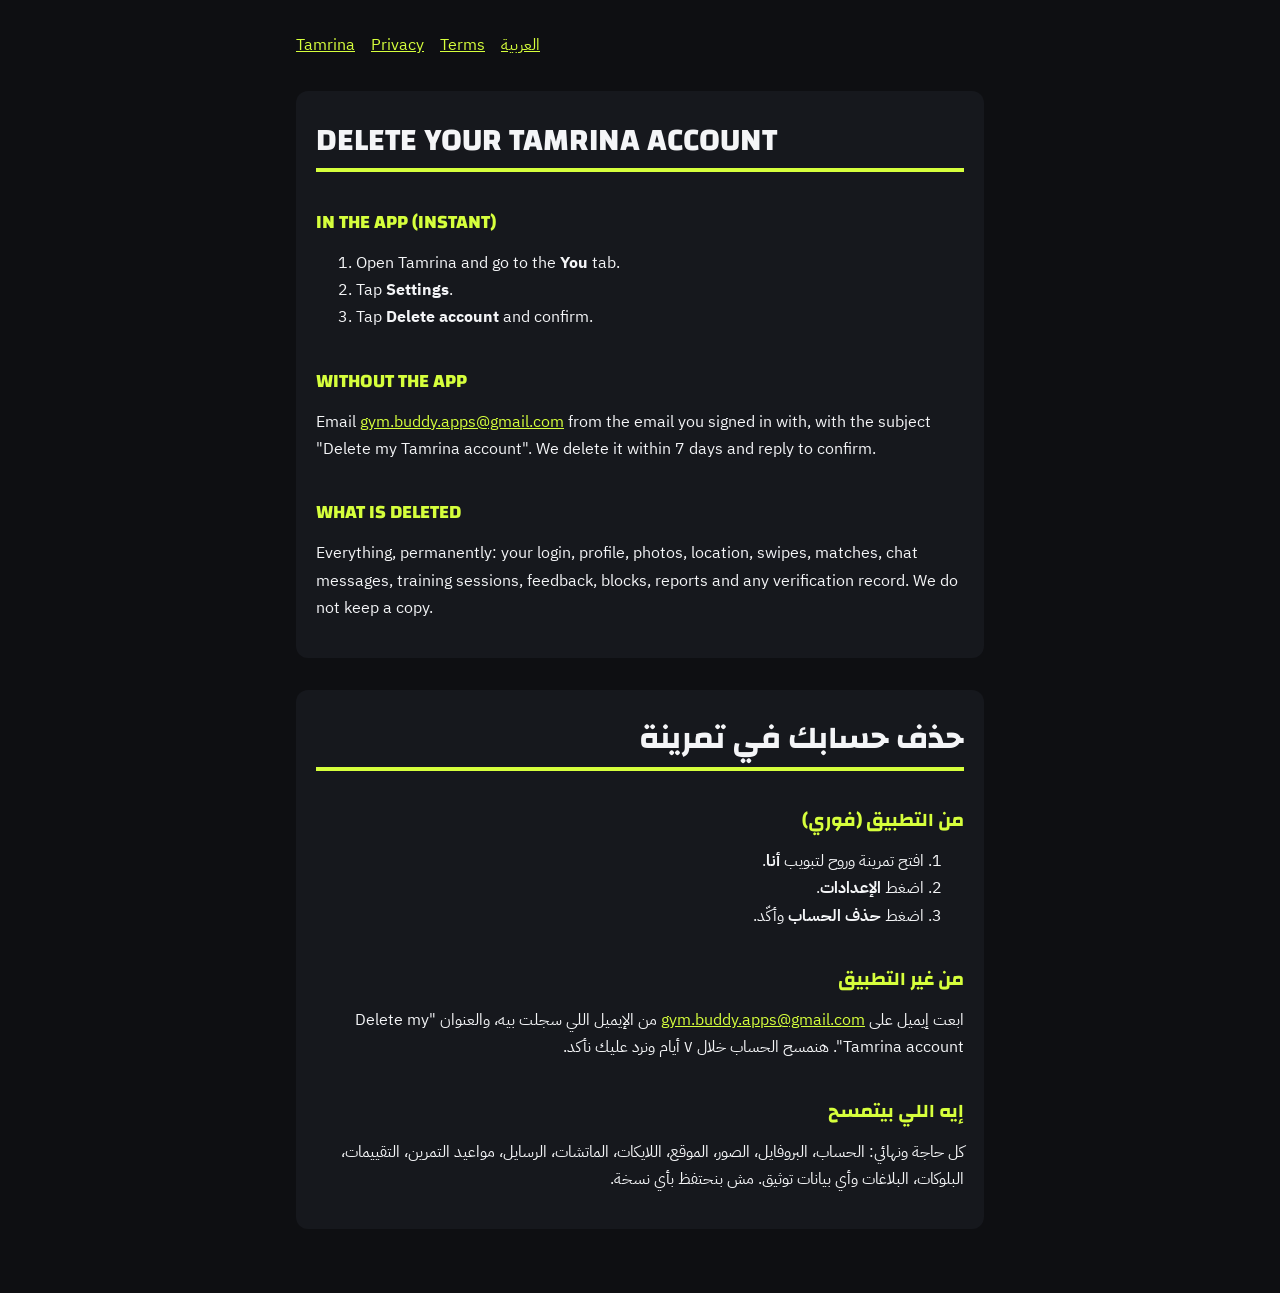
<file: delete-account.html>
<!doctype html>
<html lang="en">
<head>
<meta charset="utf-8">
<meta name="viewport" content="width=device-width, initial-scale=1">
<title>Delete Tamrina Account</title>
<link rel="stylesheet" href="https://fonts.googleapis.com/css2?family=Changa:wght@800&family=IBM+Plex+Sans+Arabic:wght@400;600&display=swap">
<link rel="stylesheet" href="style.css">
</head>
<body>
<main>
<nav><a href="./">Tamrina</a><a href="privacy.html">Privacy</a><a href="terms.html">Terms</a><a href="#ar">العربية</a></nav>

<section class="lang" lang="en">
<h1>Delete your Tamrina account</h1>

<h2>In the app (instant)</h2>
<ol>
<li>Open Tamrina and go to the <b>You</b> tab.</li>
<li>Tap <b>Settings</b>.</li>
<li>Tap <b>Delete account</b> and confirm.</li>
</ol>

<h2>Without the app</h2>
<p>Email <a href="mailto:gym.buddy.apps@gmail.com?subject=Delete%20my%20Tamrina%20account">gym.buddy.apps@gmail.com</a> from the email you signed in with, with the subject "Delete my Tamrina account". We delete it within 7 days and reply to confirm.</p>

<h2>What is deleted</h2>
<p>Everything, permanently: your login, profile, photos, location, swipes, matches, chat messages, training sessions, feedback, blocks, reports and any verification record. We do not keep a copy.</p>
</section>

<section class="lang" lang="ar" dir="rtl" id="ar">
<h1>حذف حسابك في تمرينة</h1>

<h2>من التطبيق (فوري)</h2>
<ol>
<li>افتح تمرينة وروح لتبويب <b>أنا</b>.</li>
<li>اضغط <b>الإعدادات</b>.</li>
<li>اضغط <b>حذف الحساب</b> وأكّد.</li>
</ol>

<h2>من غير التطبيق</h2>
<p>ابعت إيميل على <a href="mailto:gym.buddy.apps@gmail.com?subject=Delete%20my%20Tamrina%20account">gym.buddy.apps@gmail.com</a> من الإيميل اللي سجلت بيه، والعنوان "Delete my Tamrina account". هنمسح الحساب خلال ٧ أيام ونرد عليك نأكد.</p>

<h2>إيه اللي بيتمسح</h2>
<p>كل حاجة ونهائي: الحساب، البروفايل، الصور، الموقع، اللايكات، الماتشات، الرسايل، مواعيد التمرين، التقييمات، البلوكات، البلاغات وأي بيانات توثيق. مش بنحتفظ بأي نسخة.</p>
</section>
</main>
</body>
</html>
</file>
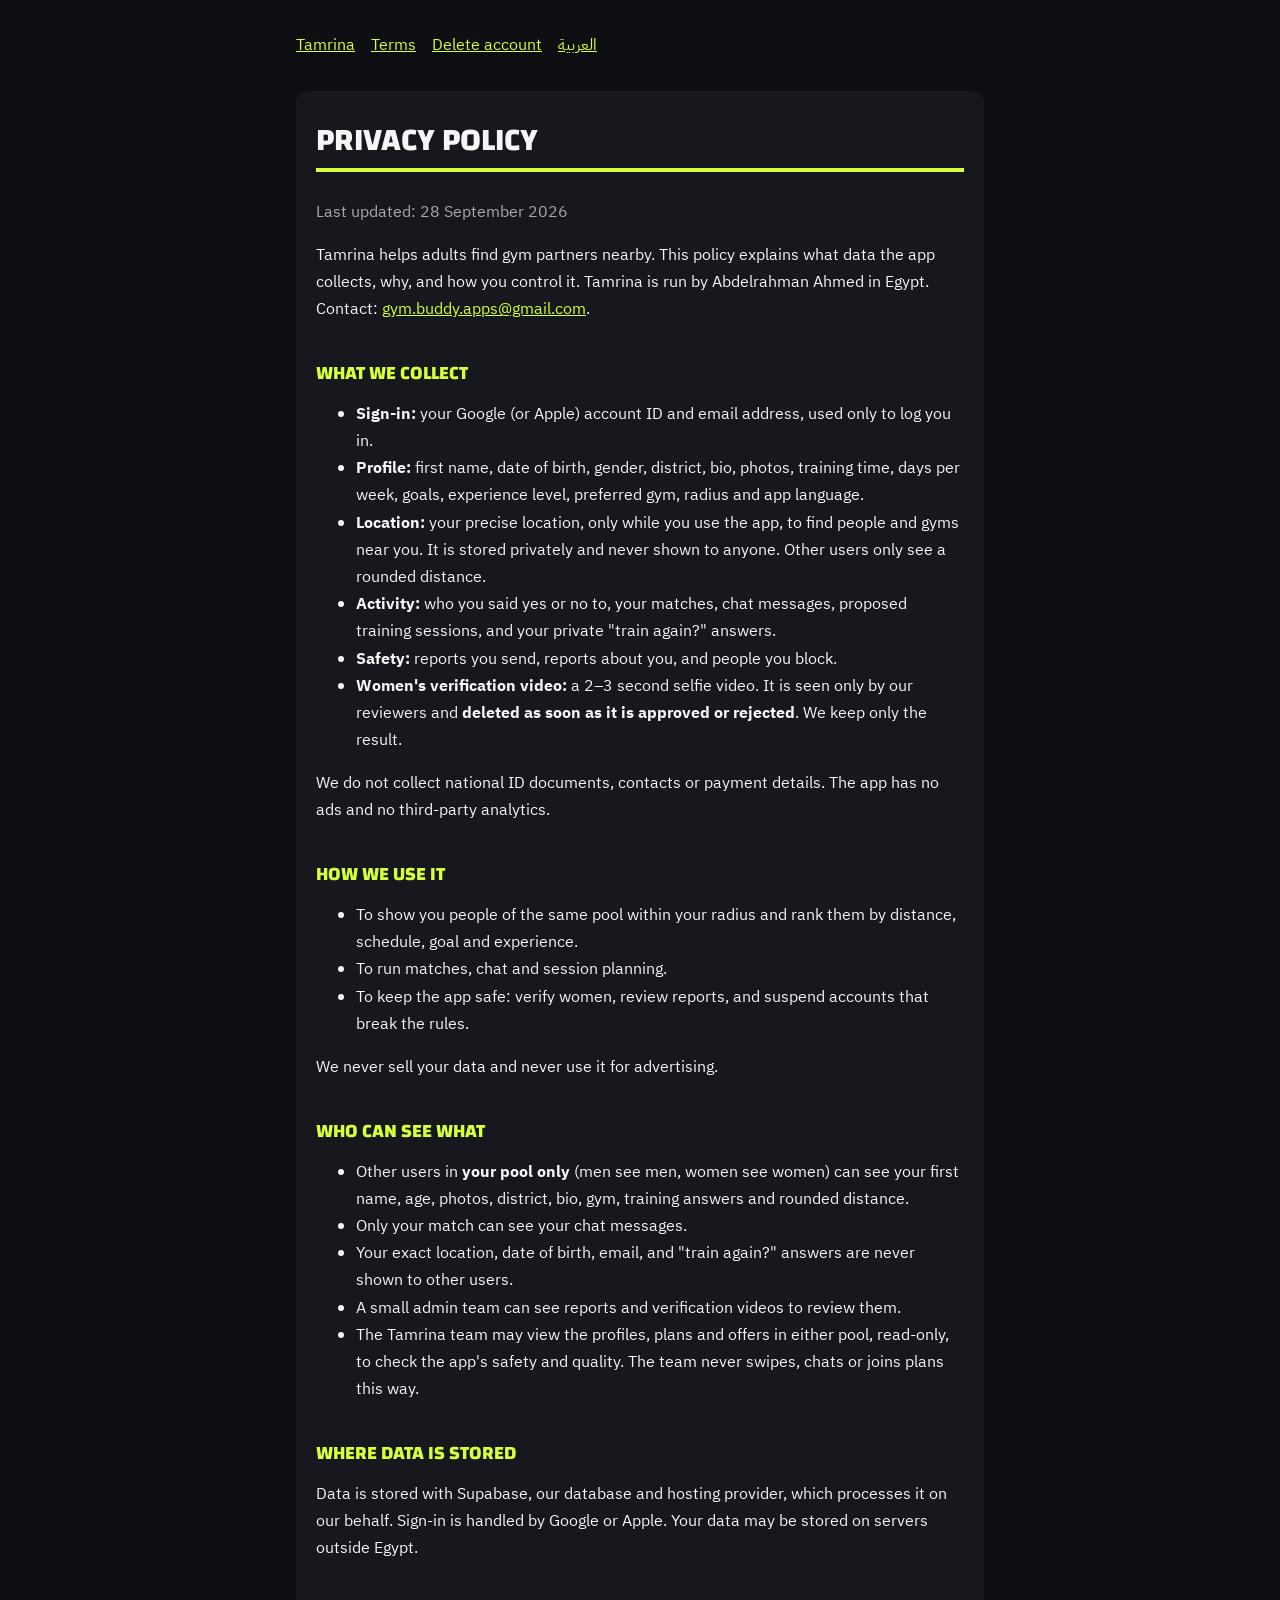
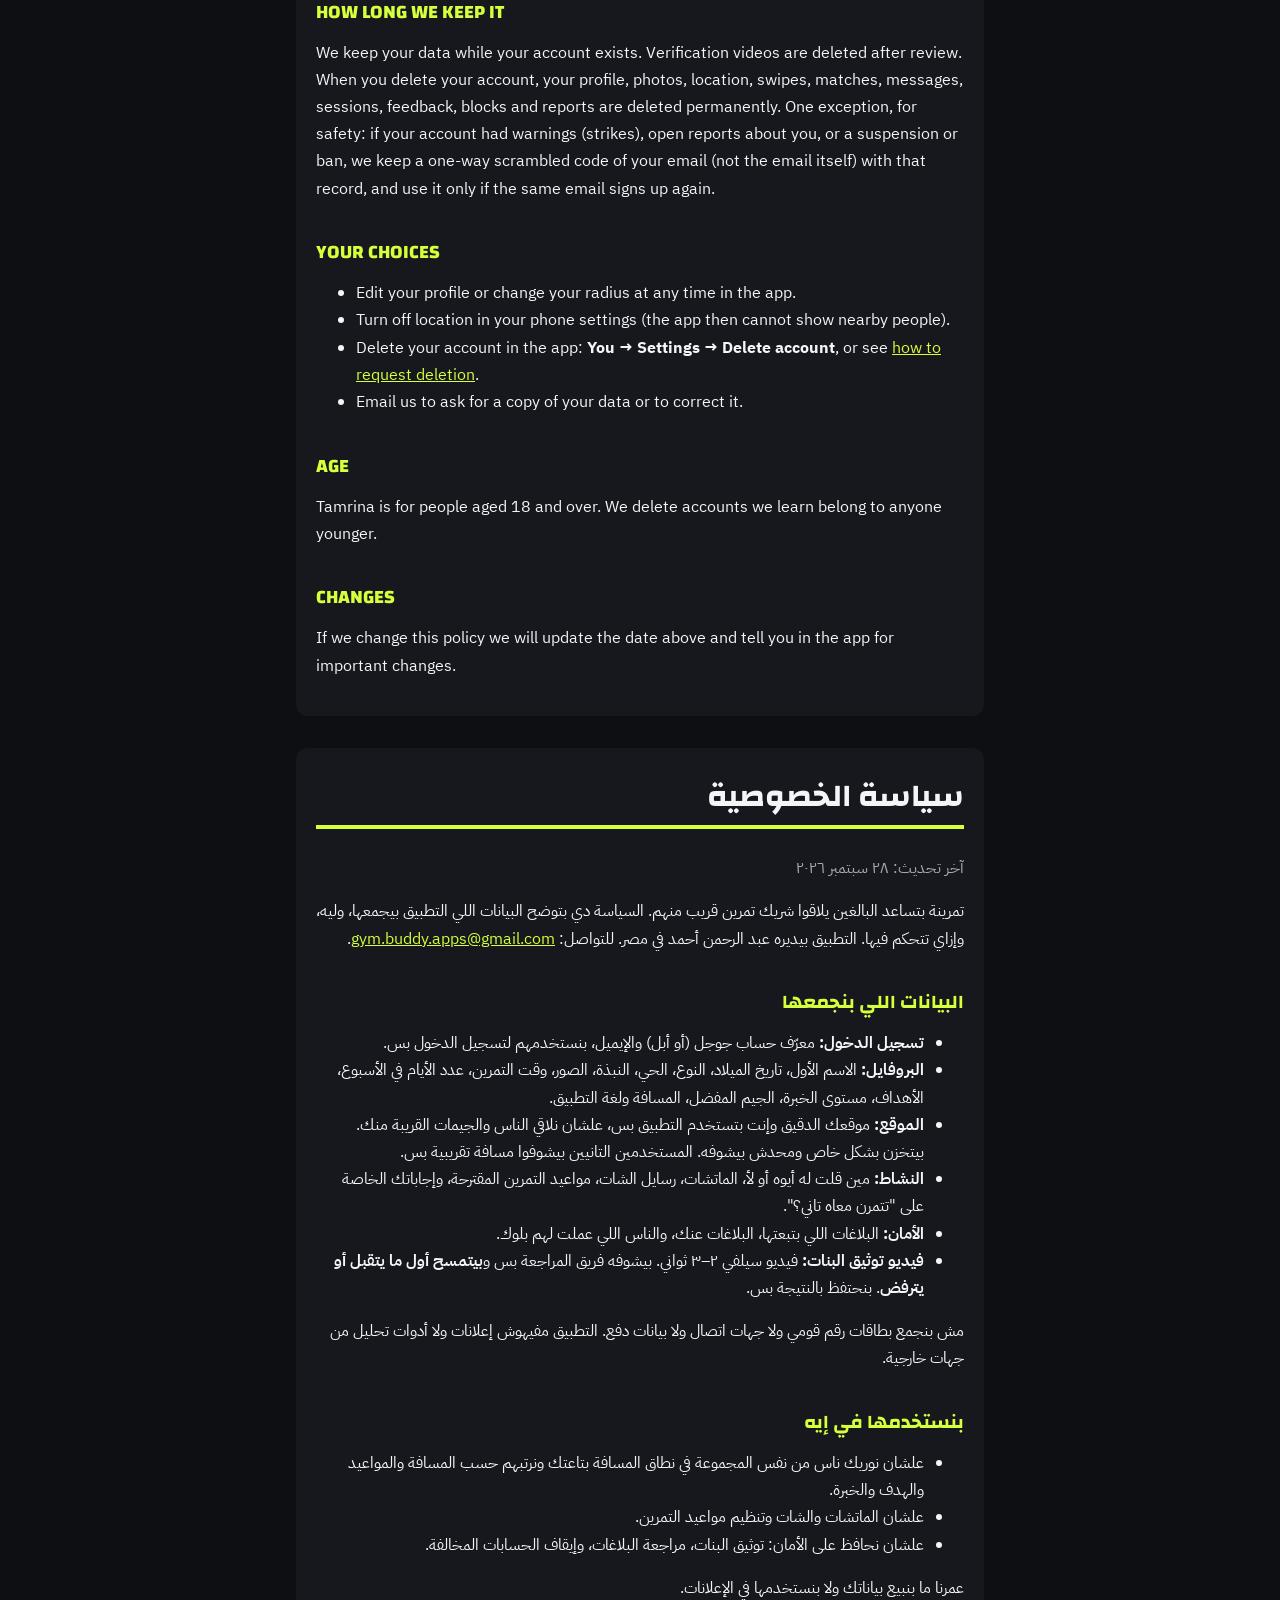
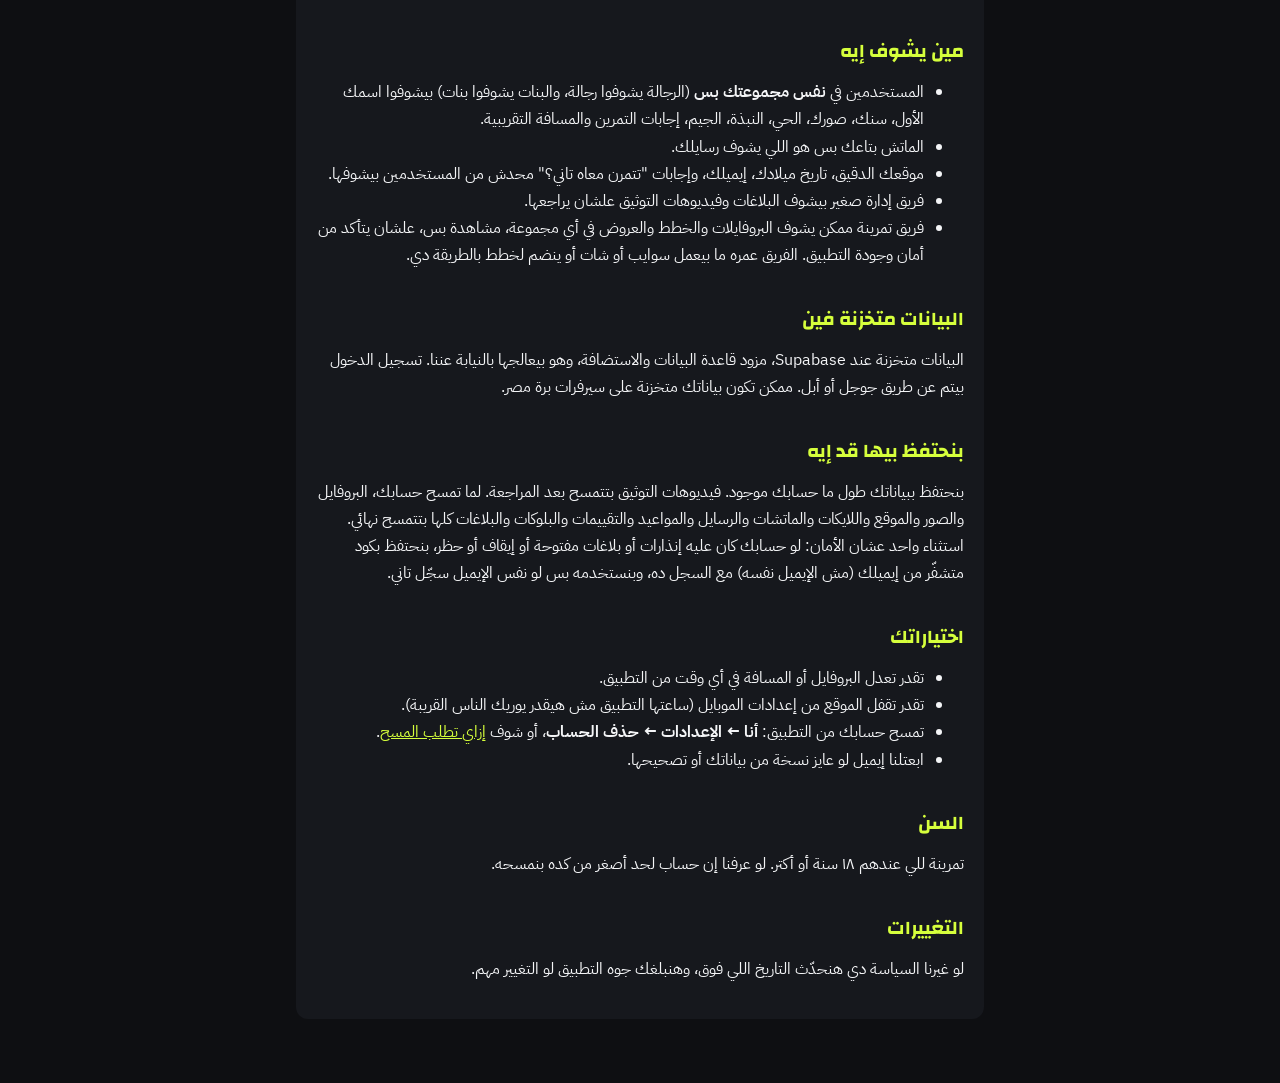
<file: privacy.html>
<!doctype html>
<html lang="en">
<head>
<meta charset="utf-8">
<meta name="viewport" content="width=device-width, initial-scale=1">
<title>Tamrina Privacy Policy</title>
<link rel="stylesheet" href="https://fonts.googleapis.com/css2?family=Changa:wght@800&family=IBM+Plex+Sans+Arabic:wght@400;600&display=swap">
<link rel="stylesheet" href="style.css">
</head>
<body>
<main>
<nav><a href="./">Tamrina</a><a href="terms.html">Terms</a><a href="delete-account.html">Delete account</a><a href="#ar">العربية</a></nav>

<section class="lang" lang="en">
<h1>Privacy Policy</h1>
<p class="muted">Last updated: 28 September 2026</p>

<p>Tamrina helps adults find gym partners nearby. This policy explains what data the app collects, why, and how you control it. Tamrina is run by Abdelrahman Ahmed in Egypt. Contact: <a href="mailto:gym.buddy.apps@gmail.com">gym.buddy.apps@gmail.com</a>.</p>

<h2>What we collect</h2>
<ul>
<li><b>Sign-in:</b> your Google (or Apple) account ID and email address, used only to log you in.</li>
<li><b>Profile:</b> first name, date of birth, gender, district, bio, photos, training time, days per week, goals, experience level, preferred gym, radius and app language.</li>
<li><b>Location:</b> your precise location, only while you use the app, to find people and gyms near you. It is stored privately and never shown to anyone. Other users only see a rounded distance.</li>
<li><b>Activity:</b> who you said yes or no to, your matches, chat messages, proposed training sessions, and your private "train again?" answers.</li>
<li><b>Safety:</b> reports you send, reports about you, and people you block.</li>
<li><b>Women's verification video:</b> a 2–3 second selfie video. It is seen only by our reviewers and <b>deleted as soon as it is approved or rejected</b>. We keep only the result.</li>
</ul>
<p>We do not collect national ID documents, contacts or payment details. The app has no ads and no third-party analytics.</p>

<h2>How we use it</h2>
<ul>
<li>To show you people of the same pool within your radius and rank them by distance, schedule, goal and experience.</li>
<li>To run matches, chat and session planning.</li>
<li>To keep the app safe: verify women, review reports, and suspend accounts that break the rules.</li>
</ul>
<p>We never sell your data and never use it for advertising.</p>

<h2>Who can see what</h2>
<ul>
<li>Other users in <b>your pool only</b> (men see men, women see women) can see your first name, age, photos, district, bio, gym, training answers and rounded distance.</li>
<li>Only your match can see your chat messages.</li>
<li>Your exact location, date of birth, email, and "train again?" answers are never shown to other users.</li>
<li>A small admin team can see reports and verification videos to review them.</li>
<li>The Tamrina team may view the profiles, plans and offers in either pool, read-only, to check the app's safety and quality. The team never swipes, chats or joins plans this way.</li>
</ul>

<h2>Where data is stored</h2>
<p>Data is stored with Supabase, our database and hosting provider, which processes it on our behalf. Sign-in is handled by Google or Apple. Your data may be stored on servers outside Egypt.</p>

<h2>How long we keep it</h2>
<p>We keep your data while your account exists. Verification videos are deleted after review. When you delete your account, your profile, photos, location, swipes, matches, messages, sessions, feedback, blocks and reports are deleted permanently. One exception, for safety: if your account had warnings (strikes), open reports about you, or a suspension or ban, we keep a one-way scrambled code of your email (not the email itself) with that record, and use it only if the same email signs up again.</p>

<h2>Your choices</h2>
<ul>
<li>Edit your profile or change your radius at any time in the app.</li>
<li>Turn off location in your phone settings (the app then cannot show nearby people).</li>
<li>Delete your account in the app: <b>You → Settings → Delete account</b>, or see <a href="delete-account.html">how to request deletion</a>.</li>
<li>Email us to ask for a copy of your data or to correct it.</li>
</ul>

<h2>Age</h2>
<p>Tamrina is for people aged 18 and over. We delete accounts we learn belong to anyone younger.</p>

<h2>Changes</h2>
<p>If we change this policy we will update the date above and tell you in the app for important changes.</p>
</section>

<section class="lang" lang="ar" dir="rtl" id="ar">
<h1>سياسة الخصوصية</h1>
<p class="muted">آخر تحديث: ٢٨ سبتمبر ٢٠٢٦</p>

<p>تمرينة بتساعد البالغين يلاقوا شريك تمرين قريب منهم. السياسة دي بتوضح البيانات اللي التطبيق بيجمعها، وليه، وإزاي تتحكم فيها. التطبيق بيديره عبد الرحمن أحمد في مصر. للتواصل: <a href="mailto:gym.buddy.apps@gmail.com">gym.buddy.apps@gmail.com</a>.</p>

<h2>البيانات اللي بنجمعها</h2>
<ul>
<li><b>تسجيل الدخول:</b> معرّف حساب جوجل (أو أبل) والإيميل، بنستخدمهم لتسجيل الدخول بس.</li>
<li><b>البروفايل:</b> الاسم الأول، تاريخ الميلاد، النوع، الحي، النبذة، الصور، وقت التمرين، عدد الأيام في الأسبوع، الأهداف، مستوى الخبرة، الجيم المفضل، المسافة ولغة التطبيق.</li>
<li><b>الموقع:</b> موقعك الدقيق وإنت بتستخدم التطبيق بس، علشان نلاقي الناس والجيمات القريبة منك. بيتخزن بشكل خاص ومحدش بيشوفه. المستخدمين التانيين بيشوفوا مسافة تقريبية بس.</li>
<li><b>النشاط:</b> مين قلت له أيوه أو لأ، الماتشات، رسايل الشات، مواعيد التمرين المقترحة، وإجاباتك الخاصة على "تتمرن معاه تاني؟".</li>
<li><b>الأمان:</b> البلاغات اللي بتبعتها، البلاغات عنك، والناس اللي عملت لهم بلوك.</li>
<li><b>فيديو توثيق البنات:</b> فيديو سيلفي ٢–٣ ثواني. بيشوفه فريق المراجعة بس و<b>بيتمسح أول ما يتقبل أو يترفض</b>. بنحتفظ بالنتيجة بس.</li>
</ul>
<p>مش بنجمع بطاقات رقم قومي ولا جهات اتصال ولا بيانات دفع. التطبيق مفيهوش إعلانات ولا أدوات تحليل من جهات خارجية.</p>

<h2>بنستخدمها في إيه</h2>
<ul>
<li>علشان نوريك ناس من نفس المجموعة في نطاق المسافة بتاعتك ونرتبهم حسب المسافة والمواعيد والهدف والخبرة.</li>
<li>علشان الماتشات والشات وتنظيم مواعيد التمرين.</li>
<li>علشان نحافظ على الأمان: توثيق البنات، مراجعة البلاغات، وإيقاف الحسابات المخالفة.</li>
</ul>
<p>عمرنا ما بنبيع بياناتك ولا بنستخدمها في الإعلانات.</p>

<h2>مين يشوف إيه</h2>
<ul>
<li>المستخدمين في <b>نفس مجموعتك بس</b> (الرجالة يشوفوا رجالة، والبنات يشوفوا بنات) بيشوفوا اسمك الأول، سنك، صورك، الحي، النبذة، الجيم، إجابات التمرين والمسافة التقريبية.</li>
<li>الماتش بتاعك بس هو اللي يشوف رسايلك.</li>
<li>موقعك الدقيق، تاريخ ميلادك، إيميلك، وإجابات "تتمرن معاه تاني؟" محدش من المستخدمين بيشوفها.</li>
<li>فريق إدارة صغير بيشوف البلاغات وفيديوهات التوثيق علشان يراجعها.</li>
<li>فريق تمرينة ممكن يشوف البروفايلات والخطط والعروض في أي مجموعة، مشاهدة بس، علشان يتأكد من أمان وجودة التطبيق. الفريق عمره ما بيعمل سوايب أو شات أو ينضم لخطط بالطريقة دي.</li>
</ul>

<h2>البيانات متخزنة فين</h2>
<p>البيانات متخزنة عند Supabase، مزود قاعدة البيانات والاستضافة، وهو بيعالجها بالنيابة عننا. تسجيل الدخول بيتم عن طريق جوجل أو أبل. ممكن تكون بياناتك متخزنة على سيرفرات برة مصر.</p>

<h2>بنحتفظ بيها قد إيه</h2>
<p>بنحتفظ ببياناتك طول ما حسابك موجود. فيديوهات التوثيق بتتمسح بعد المراجعة. لما تمسح حسابك، البروفايل والصور والموقع واللايكات والماتشات والرسايل والمواعيد والتقييمات والبلوكات والبلاغات كلها بتتمسح نهائي. استثناء واحد عشان الأمان: لو حسابك كان عليه إنذارات أو بلاغات مفتوحة أو إيقاف أو حظر، بنحتفظ بكود متشفّر من إيميلك (مش الإيميل نفسه) مع السجل ده، وبنستخدمه بس لو نفس الإيميل سجّل تاني.</p>

<h2>اختياراتك</h2>
<ul>
<li>تقدر تعدل البروفايل أو المسافة في أي وقت من التطبيق.</li>
<li>تقدر تقفل الموقع من إعدادات الموبايل (ساعتها التطبيق مش هيقدر يوريك الناس القريبة).</li>
<li>تمسح حسابك من التطبيق: <b>أنا ← الإعدادات ← حذف الحساب</b>، أو شوف <a href="delete-account.html">إزاي تطلب المسح</a>.</li>
<li>ابعتلنا إيميل لو عايز نسخة من بياناتك أو تصحيحها.</li>
</ul>

<h2>السن</h2>
<p>تمرينة للي عندهم ١٨ سنة أو أكتر. لو عرفنا إن حساب لحد أصغر من كده بنمسحه.</p>

<h2>التغييرات</h2>
<p>لو غيرنا السياسة دي هنحدّث التاريخ اللي فوق، وهنبلغك جوه التطبيق لو التغيير مهم.</p>
</section>
</main>
</body>
</html>
</file>
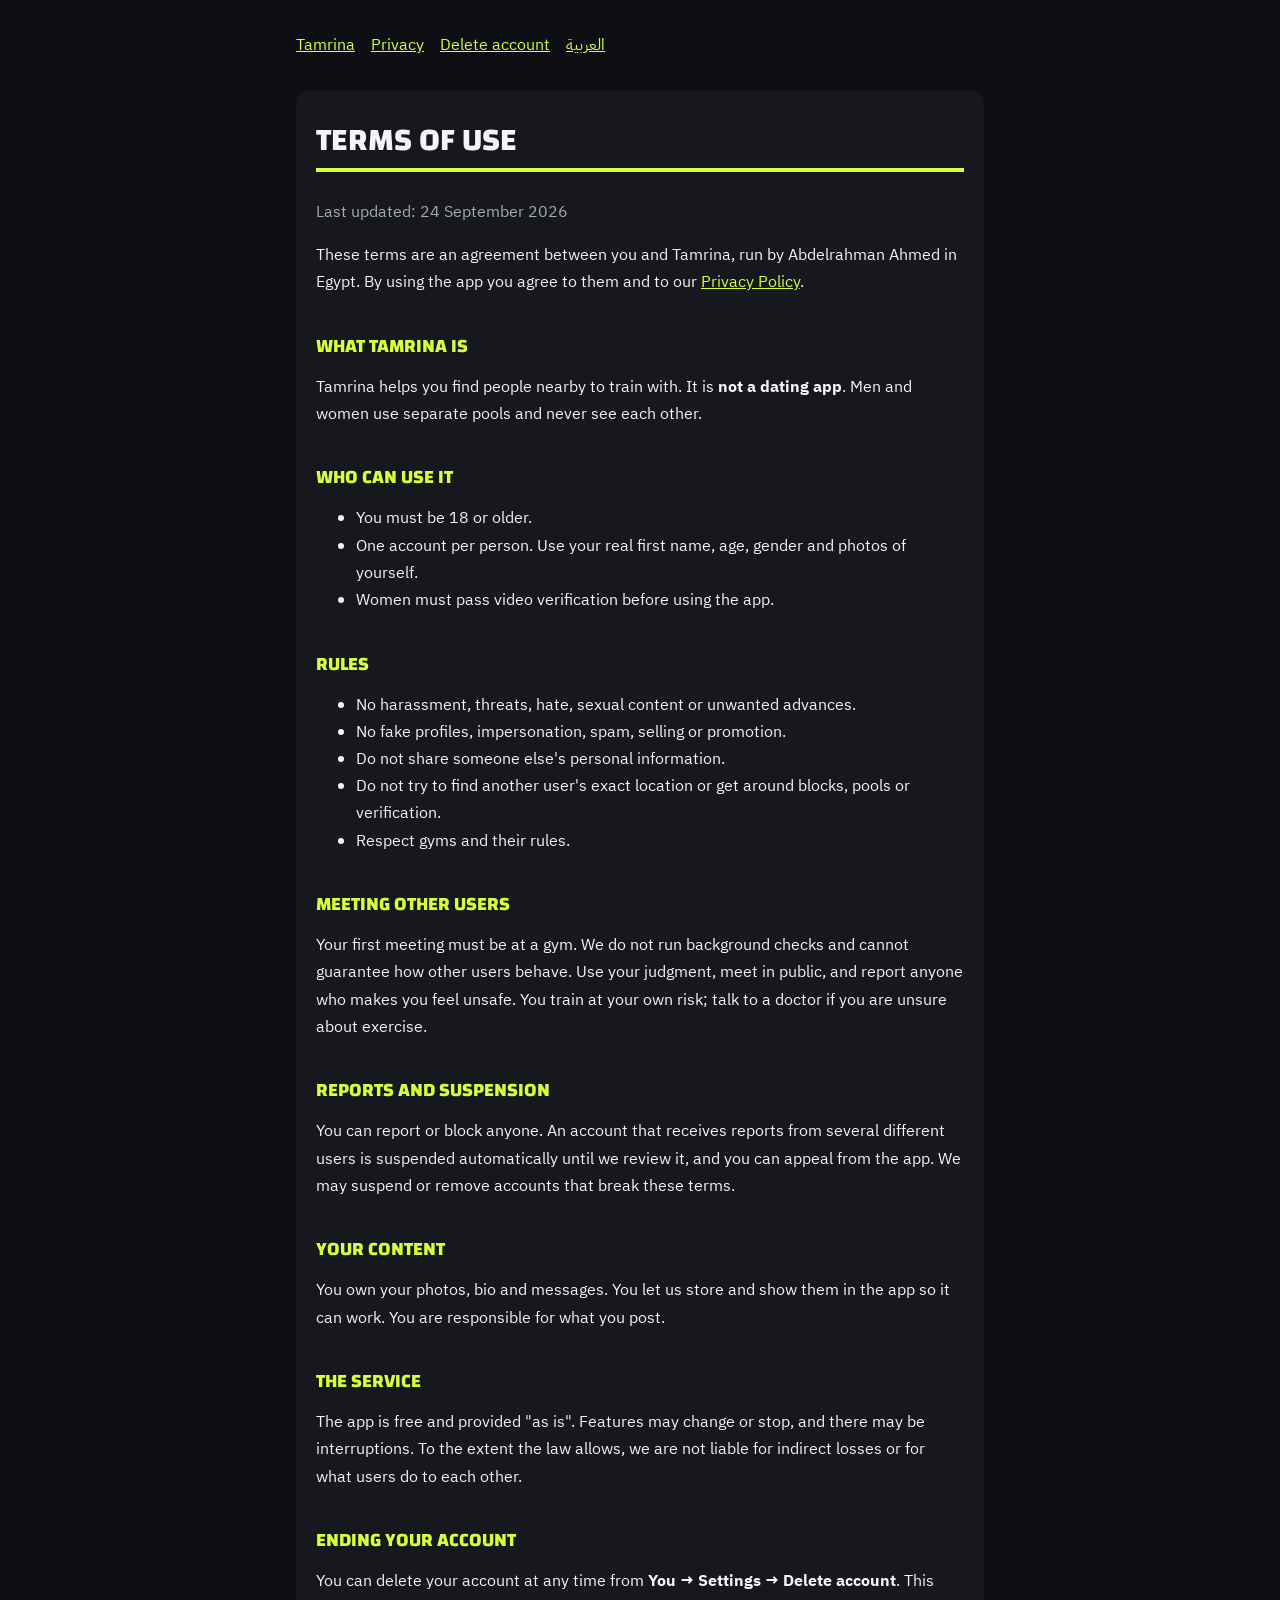
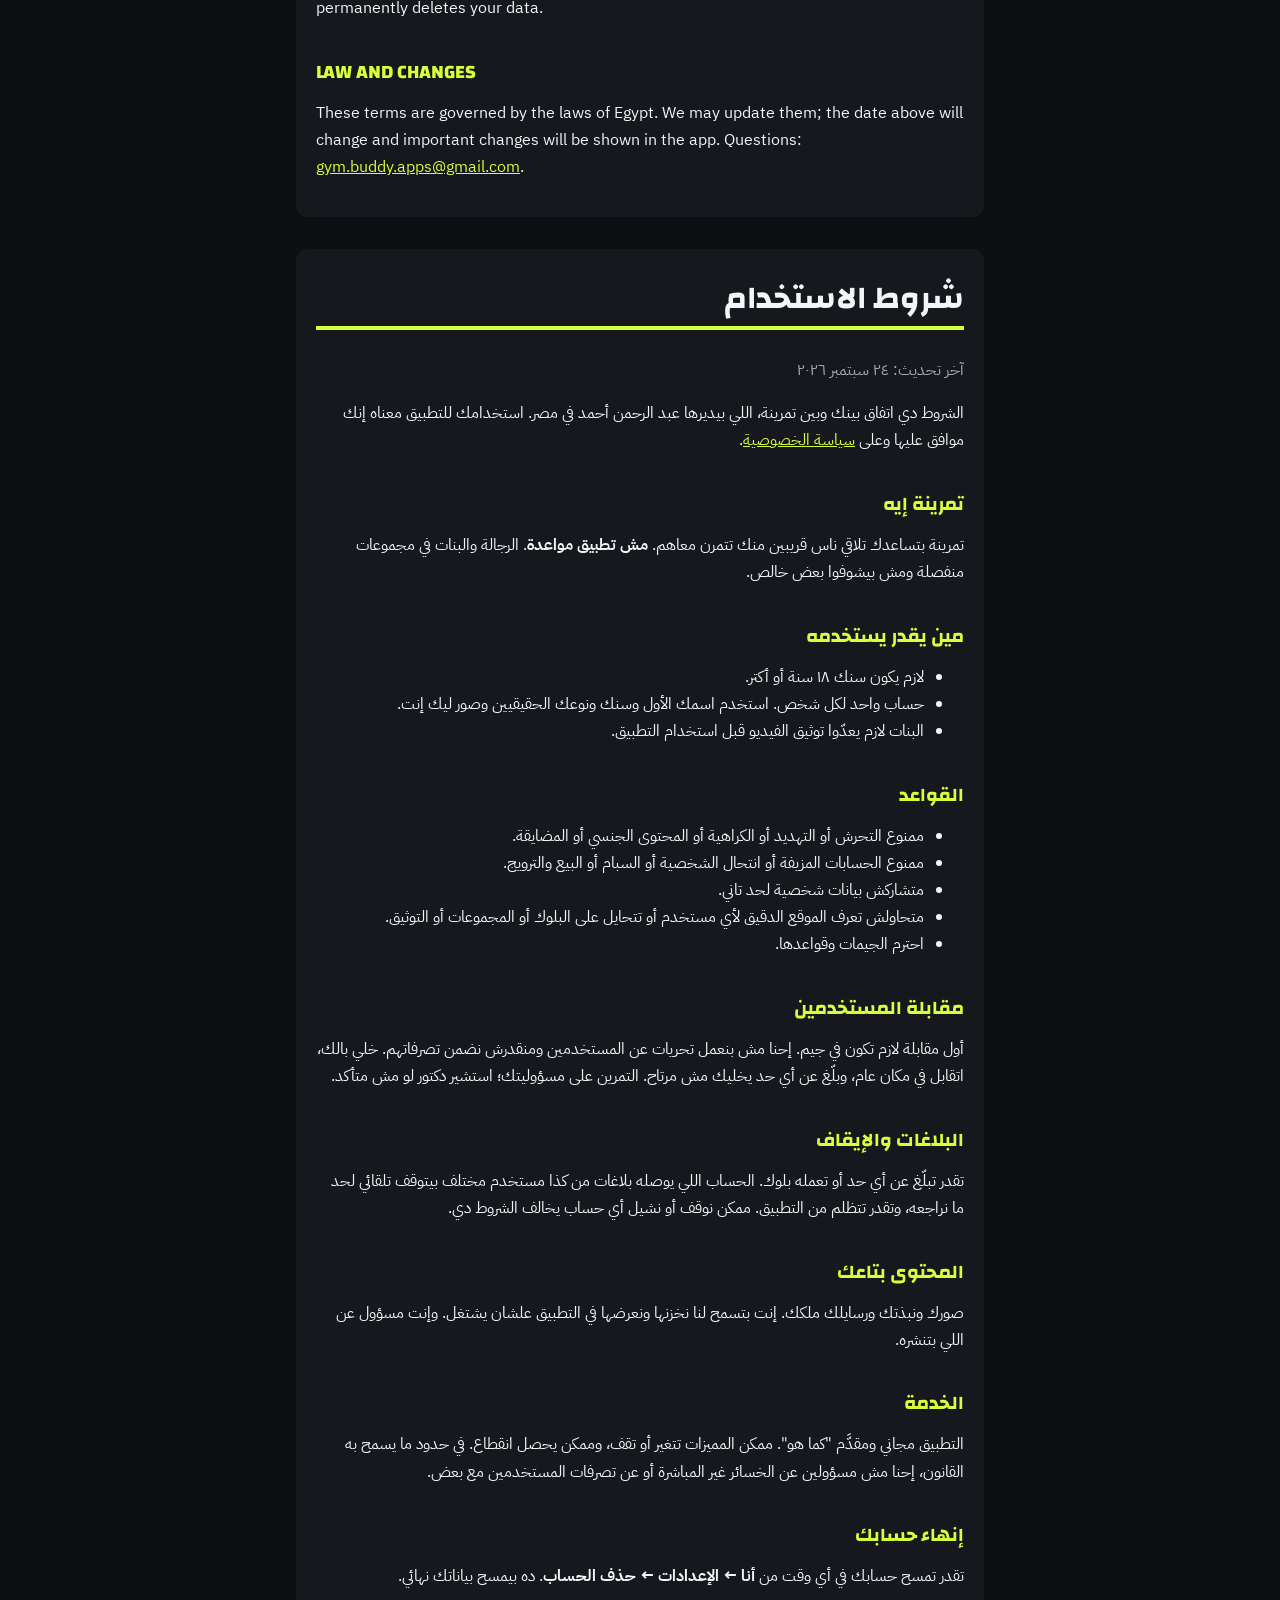
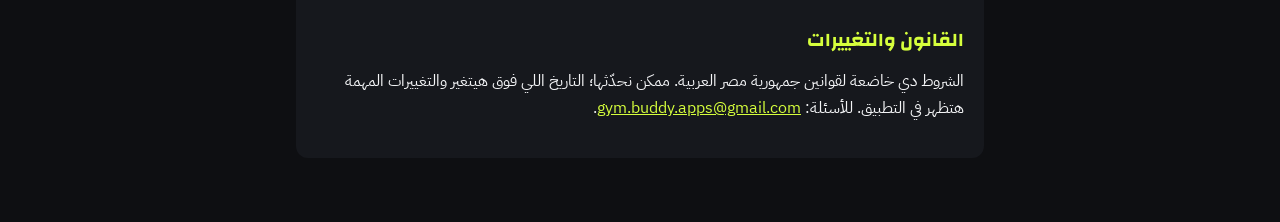
<file: terms.html>
<!doctype html>
<html lang="en">
<head>
<meta charset="utf-8">
<meta name="viewport" content="width=device-width, initial-scale=1">
<title>Tamrina Terms of Use</title>
<link rel="stylesheet" href="https://fonts.googleapis.com/css2?family=Changa:wght@800&family=IBM+Plex+Sans+Arabic:wght@400;600&display=swap">
<link rel="stylesheet" href="style.css">
</head>
<body>
<main>
<nav><a href="./">Tamrina</a><a href="privacy.html">Privacy</a><a href="delete-account.html">Delete account</a><a href="#ar">العربية</a></nav>

<section class="lang" lang="en">
<h1>Terms of Use</h1>
<p class="muted">Last updated: 24 September 2026</p>

<p>These terms are an agreement between you and Tamrina, run by Abdelrahman Ahmed in Egypt. By using the app you agree to them and to our <a href="privacy.html">Privacy Policy</a>.</p>

<h2>What Tamrina is</h2>
<p>Tamrina helps you find people nearby to train with. It is <b>not a dating app</b>. Men and women use separate pools and never see each other.</p>

<h2>Who can use it</h2>
<ul>
<li>You must be 18 or older.</li>
<li>One account per person. Use your real first name, age, gender and photos of yourself.</li>
<li>Women must pass video verification before using the app.</li>
</ul>

<h2>Rules</h2>
<ul>
<li>No harassment, threats, hate, sexual content or unwanted advances.</li>
<li>No fake profiles, impersonation, spam, selling or promotion.</li>
<li>Do not share someone else's personal information.</li>
<li>Do not try to find another user's exact location or get around blocks, pools or verification.</li>
<li>Respect gyms and their rules.</li>
</ul>

<h2>Meeting other users</h2>
<p>Your first meeting must be at a gym. We do not run background checks and cannot guarantee how other users behave. Use your judgment, meet in public, and report anyone who makes you feel unsafe. You train at your own risk; talk to a doctor if you are unsure about exercise.</p>

<h2>Reports and suspension</h2>
<p>You can report or block anyone. An account that receives reports from several different users is suspended automatically until we review it, and you can appeal from the app. We may suspend or remove accounts that break these terms.</p>

<h2>Your content</h2>
<p>You own your photos, bio and messages. You let us store and show them in the app so it can work. You are responsible for what you post.</p>

<h2>The service</h2>
<p>The app is free and provided "as is". Features may change or stop, and there may be interruptions. To the extent the law allows, we are not liable for indirect losses or for what users do to each other.</p>

<h2>Ending your account</h2>
<p>You can delete your account at any time from <b>You → Settings → Delete account</b>. This permanently deletes your data.</p>

<h2>Law and changes</h2>
<p>These terms are governed by the laws of Egypt. We may update them; the date above will change and important changes will be shown in the app. Questions: <a href="mailto:gym.buddy.apps@gmail.com">gym.buddy.apps@gmail.com</a>.</p>
</section>

<section class="lang" lang="ar" dir="rtl" id="ar">
<h1>شروط الاستخدام</h1>
<p class="muted">آخر تحديث: ٢٤ سبتمبر ٢٠٢٦</p>

<p>الشروط دي اتفاق بينك وبين تمرينة، اللي بيديرها عبد الرحمن أحمد في مصر. استخدامك للتطبيق معناه إنك موافق عليها وعلى <a href="privacy.html">سياسة الخصوصية</a>.</p>

<h2>تمرينة إيه</h2>
<p>تمرينة بتساعدك تلاقي ناس قريبين منك تتمرن معاهم. <b>مش تطبيق مواعدة</b>. الرجالة والبنات في مجموعات منفصلة ومش بيشوفوا بعض خالص.</p>

<h2>مين يقدر يستخدمه</h2>
<ul>
<li>لازم يكون سنك ١٨ سنة أو أكتر.</li>
<li>حساب واحد لكل شخص. استخدم اسمك الأول وسنك ونوعك الحقيقيين وصور ليك إنت.</li>
<li>البنات لازم يعدّوا توثيق الفيديو قبل استخدام التطبيق.</li>
</ul>

<h2>القواعد</h2>
<ul>
<li>ممنوع التحرش أو التهديد أو الكراهية أو المحتوى الجنسي أو المضايقة.</li>
<li>ممنوع الحسابات المزيفة أو انتحال الشخصية أو السبام أو البيع والترويج.</li>
<li>متشاركش بيانات شخصية لحد تاني.</li>
<li>متحاولش تعرف الموقع الدقيق لأي مستخدم أو تتحايل على البلوك أو المجموعات أو التوثيق.</li>
<li>احترم الجيمات وقواعدها.</li>
</ul>

<h2>مقابلة المستخدمين</h2>
<p>أول مقابلة لازم تكون في جيم. إحنا مش بنعمل تحريات عن المستخدمين ومنقدرش نضمن تصرفاتهم. خلي بالك، اتقابل في مكان عام، وبلّغ عن أي حد يخليك مش مرتاح. التمرين على مسؤوليتك؛ استشير دكتور لو مش متأكد.</p>

<h2>البلاغات والإيقاف</h2>
<p>تقدر تبلّغ عن أي حد أو تعمله بلوك. الحساب اللي يوصله بلاغات من كذا مستخدم مختلف بيتوقف تلقائي لحد ما نراجعه، وتقدر تتظلم من التطبيق. ممكن نوقف أو نشيل أي حساب يخالف الشروط دي.</p>

<h2>المحتوى بتاعك</h2>
<p>صورك ونبذتك ورسايلك ملكك. إنت بتسمح لنا نخزنها ونعرضها في التطبيق علشان يشتغل. وإنت مسؤول عن اللي بتنشره.</p>

<h2>الخدمة</h2>
<p>التطبيق مجاني ومقدَّم "كما هو". ممكن المميزات تتغير أو تقف، وممكن يحصل انقطاع. في حدود ما يسمح به القانون، إحنا مش مسؤولين عن الخسائر غير المباشرة أو عن تصرفات المستخدمين مع بعض.</p>

<h2>إنهاء حسابك</h2>
<p>تقدر تمسح حسابك في أي وقت من <b>أنا ← الإعدادات ← حذف الحساب</b>. ده بيمسح بياناتك نهائي.</p>

<h2>القانون والتغييرات</h2>
<p>الشروط دي خاضعة لقوانين جمهورية مصر العربية. ممكن نحدّثها؛ التاريخ اللي فوق هيتغير والتغييرات المهمة هتظهر في التطبيق. للأسئلة: <a href="mailto:gym.buddy.apps@gmail.com">gym.buddy.apps@gmail.com</a>.</p>
</section>
</main>
</body>
</html>
</file>
<file: style.css>
:root {
  --bg: #0e0f12;
  --surface: #16181d;
  --text: #f4f5f7;
  --muted: #a6abb5;
  --accent: #d6ff3c;
}
* { box-sizing: border-box; }
body {
  margin: 0;
  background: var(--bg);
  color: var(--text);
  font: 16px/1.7 "IBM Plex Sans Arabic", system-ui, sans-serif;
}
main { max-width: 720px; margin: 0 auto; padding: 32px 16px 64px; }
h1, h2 { font-family: "Changa", sans-serif; text-transform: uppercase; line-height: 1.2; }
h1 { font-size: 2rem; border-bottom: 4px solid var(--accent); padding-bottom: 8px; }
h2 { font-size: 1.2rem; margin-top: 2em; color: var(--accent); }
a { color: var(--accent); }
.muted { color: var(--muted); }
.lang { background: var(--surface); border-radius: 12px; padding: 4px 20px 20px; margin-top: 32px; }
nav a { margin-inline-end: 16px; }
</file>
